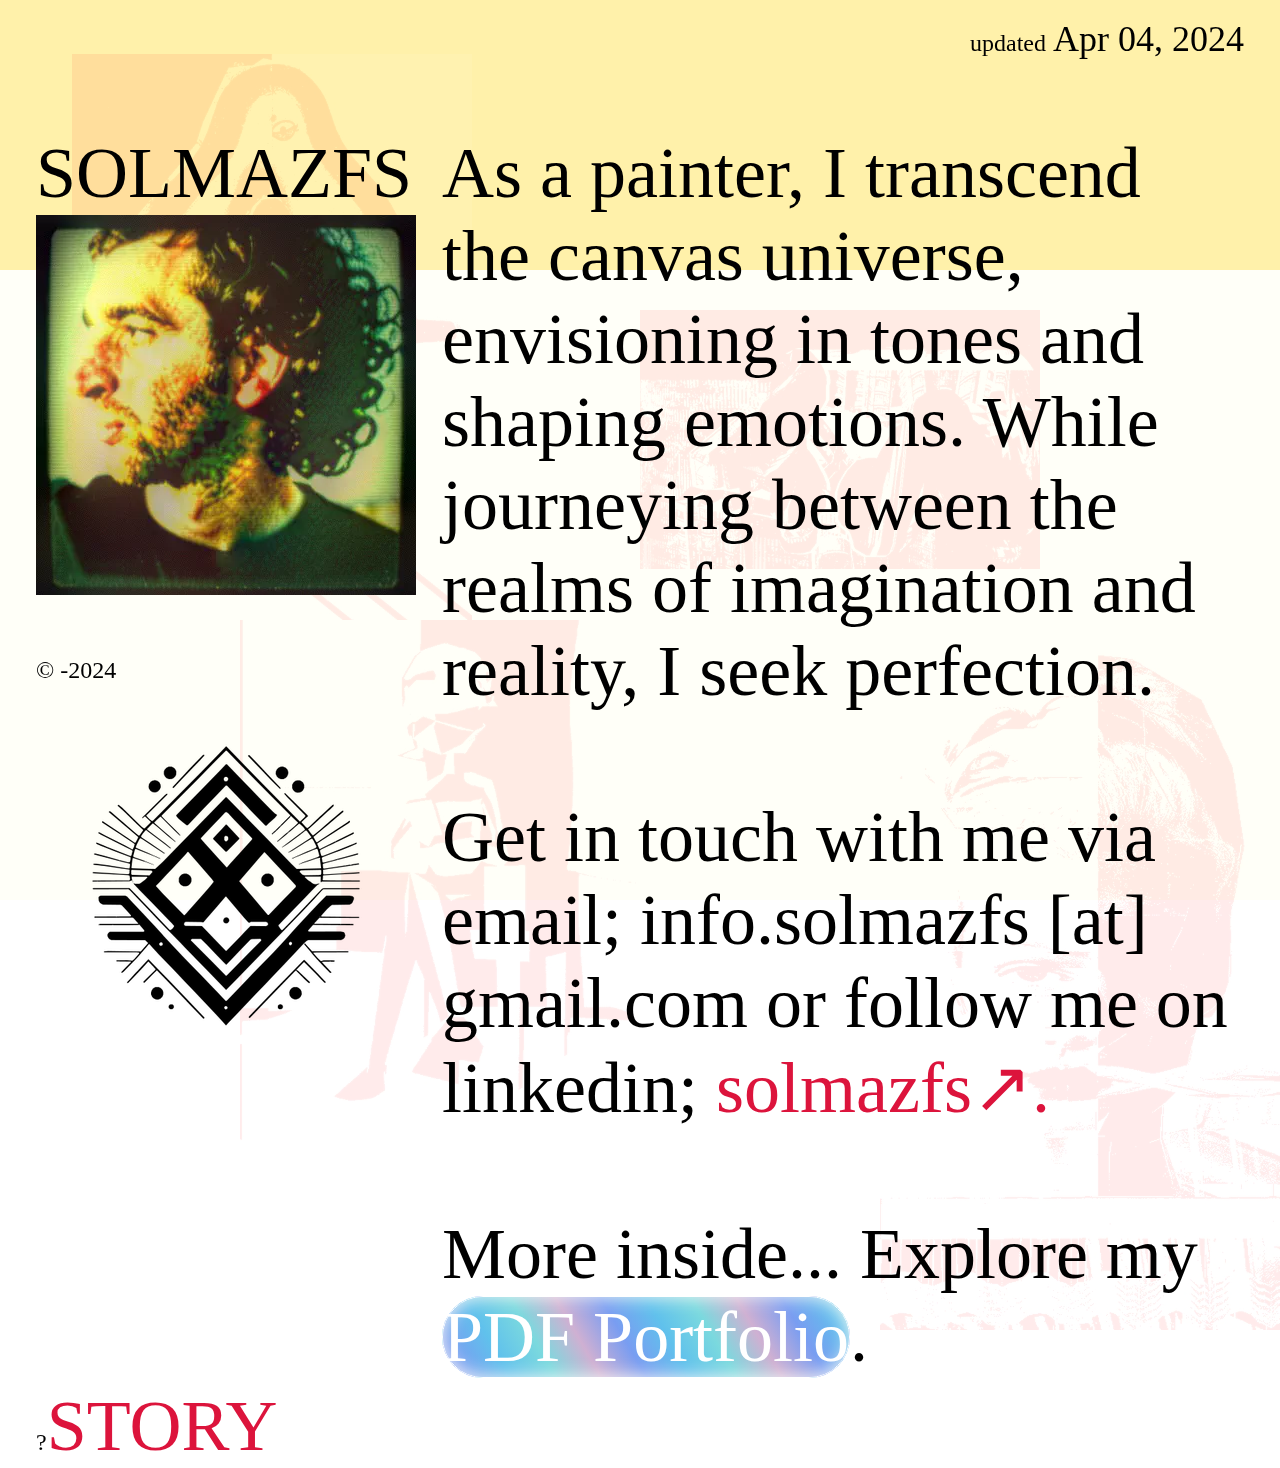
<file: index.html>
<!doctype html><html lang=en><head><meta name=generator content="Hugo 0.124.1"><meta charset=utf-8><meta name=description content="Author: F.S.Solmaz"><title>SOLMAZFS</title>
<link rel=icon type=image/x-icon href=favicon.ico><meta name=viewport content="width=device-width,initial-scale=1"><link rel=stylesheet href=/links/base.478876ee43ca96b7e462bb5efbca7e35021c531b64207360ca0d43517d4c77ec.css></head><body><main><div class=grid><img loading=lazy src=/media/solmazfs-sketch__1000_hu8f407ff9bf5ee6bc691f98b3ed018510_394797_400x0_resize_q75_h2_lanczos.webp width=400 height=566 alt>
<img loading=lazy src=/media/solmazfs_letsbeevil-1_hu4fdd85080aed861acfa1175fb6b6cf75_26879_400x0_resize_q75_h2_lanczos_3.webp width=400 height=259 alt>
<img loading=lazy src=/media/solmazfs_letsbeevil-2_hu02b347c276716854d6d95e18a75a2d89_22614_400x0_resize_q75_h2_lanczos_3.webp width=400 height=710 alt>
<img loading=lazy src=/media/solmazfs_low-poly_hu5b1a238927cd65f7bc578b87d0866e6e_8231_400x0_resize_q75_h2_lanczos_3.webp width=400 height=540 alt></div><div class=frame><div class=frame__title><small>updated</small> Apr 04, 2024</div></div><dl class=content><dt><span class=person>SOLMAZFS</span><div class=img__wrap><img loading=lazy src=/media/pp_hu72ef4f051bcd14320d8eace07257ab97_201890_380x0_resize_q75_h2_lanczos_3.webp width=380 height=380 alt></div><small>© -2024</small><div class=img__wrap><img loading=lazy src=/media/gem_hu7f7e4151043a9f061d9edff271ad5997_40722_380x0_resize_q75_h2_lanczos_3.webp width=380 height=380 alt></div></dt><dd><span>As a painter, I transcend the canvas universe, envisioning in tones and shaping emotions. While journeying between the realms of imagination and reality, I seek perfection.</span><br><br><span>Get in touch with me via email; info.solmazfs [at] gmail.com or follow me on linkedin; <a href=https://linkedin.com/in/solmazfs target=_blank>solmazfs↗.</a></span><br><br><span>More inside... Explore my <a class=iridescent__bt href=#>PDF Portfolio</a>.</span></dd><dt><small>?</small><a href=https://solmazfs.github.io/blog/ target=_blank>STORY</a></dt></dl></main></body></html>
</file>
